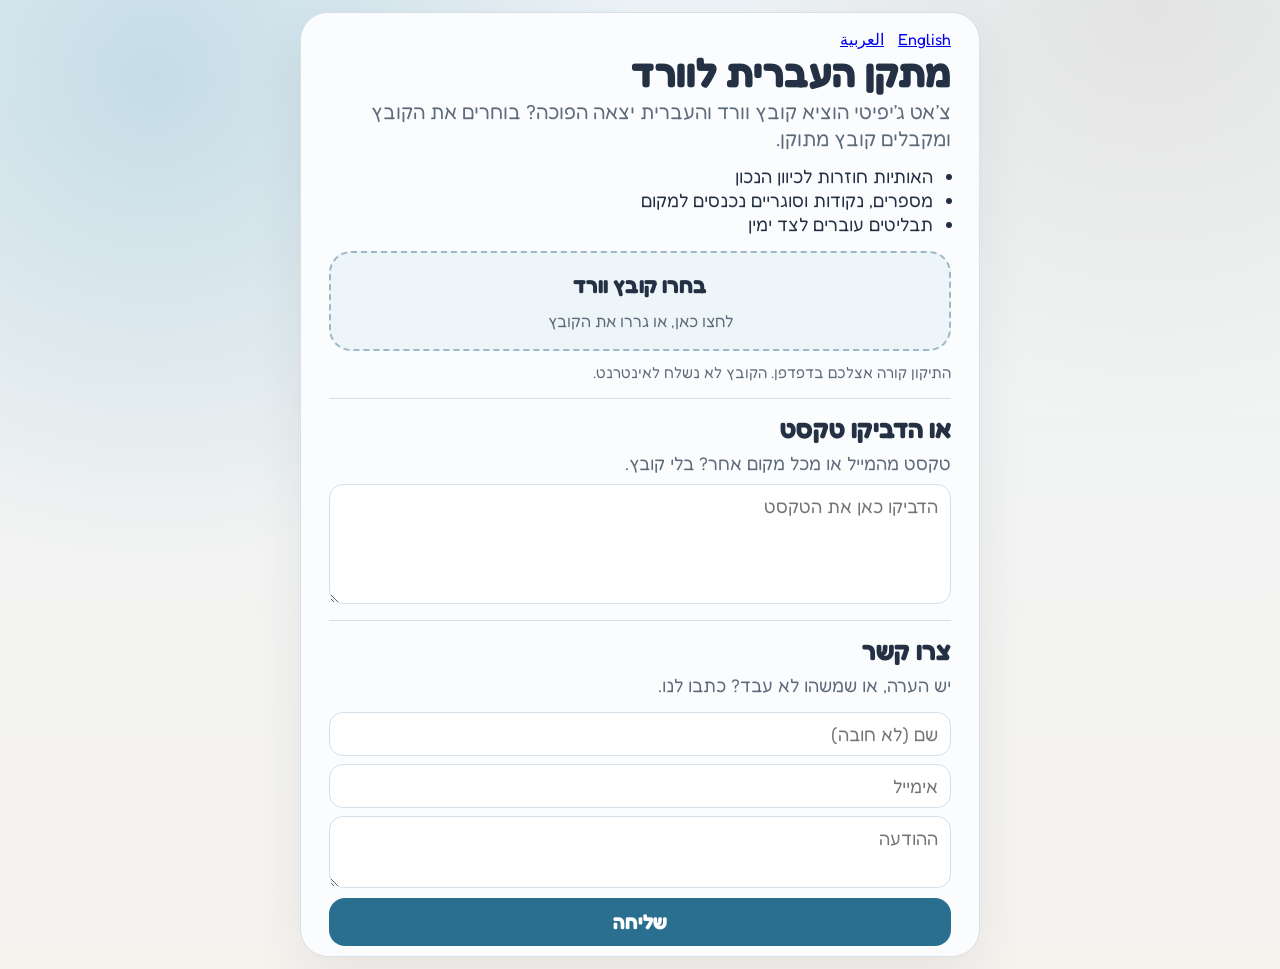
<file: index.html>
<!DOCTYPE html>
<html lang="he" dir="rtl">
<head>
<meta charset="utf-8">
<meta name="viewport" content="width=device-width, initial-scale=1, viewport-fit=cover">
<title>מתקן העברית לוורד</title>
<link rel="preconnect" href="https://fonts.googleapis.com">
<link href="https://fonts.googleapis.com/css2?family=Fredoka:wght@400;500;600;700&display=swap" rel="stylesheet">
<link rel="stylesheet" href="site.css?v=17">
</head>
<body>
<main>
  <div class="top">
    <nav class="langs" aria-label="שפה">
      <a class="lang" href="en/">English</a>
      <a class="lang" href="ar/">العربية</a>
    </nav>
  </div>
  <h1>מתקן העברית לוורד</h1>
  <p class="lede">צ׳אט ג׳יפיטי הוציא קובץ וורד והעברית יצאה הפוכה? בוחרים את הקובץ ומקבלים קובץ מתוקן.</p>
  <ul>
    <li>האותיות חוזרות לכיוון הנכון</li>
    <li>מספרים, נקודות וסוגריים נכנסים למקום</li>
    <li>תבליטים עוברים לצד ימין</li>
  </ul>
  <form id="form">
    <label class="drop" id="drop">
      <strong>בחרו קובץ וורד</strong>
      <span id="chosen">לחצו כאן, או גררו את הקובץ</span>
      <input id="file" type="file" accept=".docx,application/vnd.openxmlformats-officedocument.wordprocessingml.document">
    </label>
    <button id="go" type="submit" disabled>תקנו את הקובץ</button>
  </form>
  <div class="status" id="status" aria-live="polite"></div>
  <p class="note">התיקון קורה אצלכם בדפדפן. הקובץ לא נשלח לאינטרנט.</p>
  <section class="paste">
    <h2>או הדביקו טקסט</h2>
    <p>טקסט מהמייל או מכל מקום אחר? בלי קובץ.</p>
    <textarea id="paste-input" placeholder="הדביקו כאן את הטקסט"></textarea>
    <button id="paste-go" type="button" disabled>תקנו את הטקסט</button>
    <div class="status" id="paste-status" aria-live="polite"></div>
    <div class="pasted" id="paste-out" hidden></div>
    <button id="paste-copy" type="button" hidden>העתיקו את הטקסט המתוקן</button>
  </section>
  <section class="contact">
    <h2>צרו קשר</h2>
    <p>יש הערה, או שמשהו לא עבד? כתבו לנו.</p>
    <form id="contact">
      <div class="fields">
        <input name="name" type="text" autocomplete="name" placeholder="שם (לא חובה)">
        <input name="email" type="email" autocomplete="email" placeholder="אימייל" required>
        <textarea name="message" placeholder="ההודעה" required></textarea>
        <input class="honey" name="company" type="text" tabindex="-1" autocomplete="off">
      </div>
      <button type="submit">שליחה</button>
    </form>
    <div class="status" id="contact-status" aria-live="polite"></div>
  </section>
</main>
<script>
window.PAGE = {
  chooseHint: 'לחצו כאן, או גררו את הקובץ',
  fixing: 'מתקנים את הקובץ...',
  ready: 'הקובץ מוכן.',
  download: 'הורידו את הקובץ המתוקן',
  review: 'יש כמה שורות שכדאי לבדוק בעין:',
  suffix: '-מתוקן.docx',
  sending: 'שולחים...',
  sent: 'ההודעה נשלחה. תודה.',
  sendFailed: 'לא הצלחנו לשלוח. נסו שוב.',
  pasteReady: 'הטקסט מוכן. אפשר להעתיק אותו.',
  copied: 'הטקסט המתוקן הועתק. אפשר להדביק אותו במייל או בוורד.',
  copyFailed: 'לא הצלחנו להעתיק אוטומטית. סמנו את הטקסט והעתיקו ידנית.',
  errors: {
    rejected: 'צריך קובץ וורד חדש, עם הסיומת docx.',
    'too-big': 'הקובץ גדול מדי. אפשר עד 20 מגה.',
    'not-word': 'הקובץ לא נראה כמו קובץ וורד תקין.',
    'not-hebrew': 'כמעט אין עברית או ערבית בקובץ, אז לא שינינו אותו.',
    'not-rtl': 'כמעט אין עברית או ערבית בקובץ, אז לא שינינו אותו.',
    failed: 'לא הצלחנו לתקן את הקובץ. ודאו שזה קובץ וורד רגיל.',
  },
  reasons: {
    lone: 'יש אות עברית בודדת. מילה נחתכה לשתיים, וכדאי לתקן אותה ידנית.',
    trailing: 'השורה נגמרת במספר. יכול להיות שהסדר שלה הפוך.',
    repeated: 'אותו מספר מופיע פעמיים ברצף.',
  },
};
</script>
<script src="vendor/jszip.min.js"></script>
<script src="fix.js?v=12"></script>
<script src="paste.js?v=1"></script>
<script src="stats.js?v=7"></script>
<script src="page.js?v=7"></script>
</body>
</html>
</file>
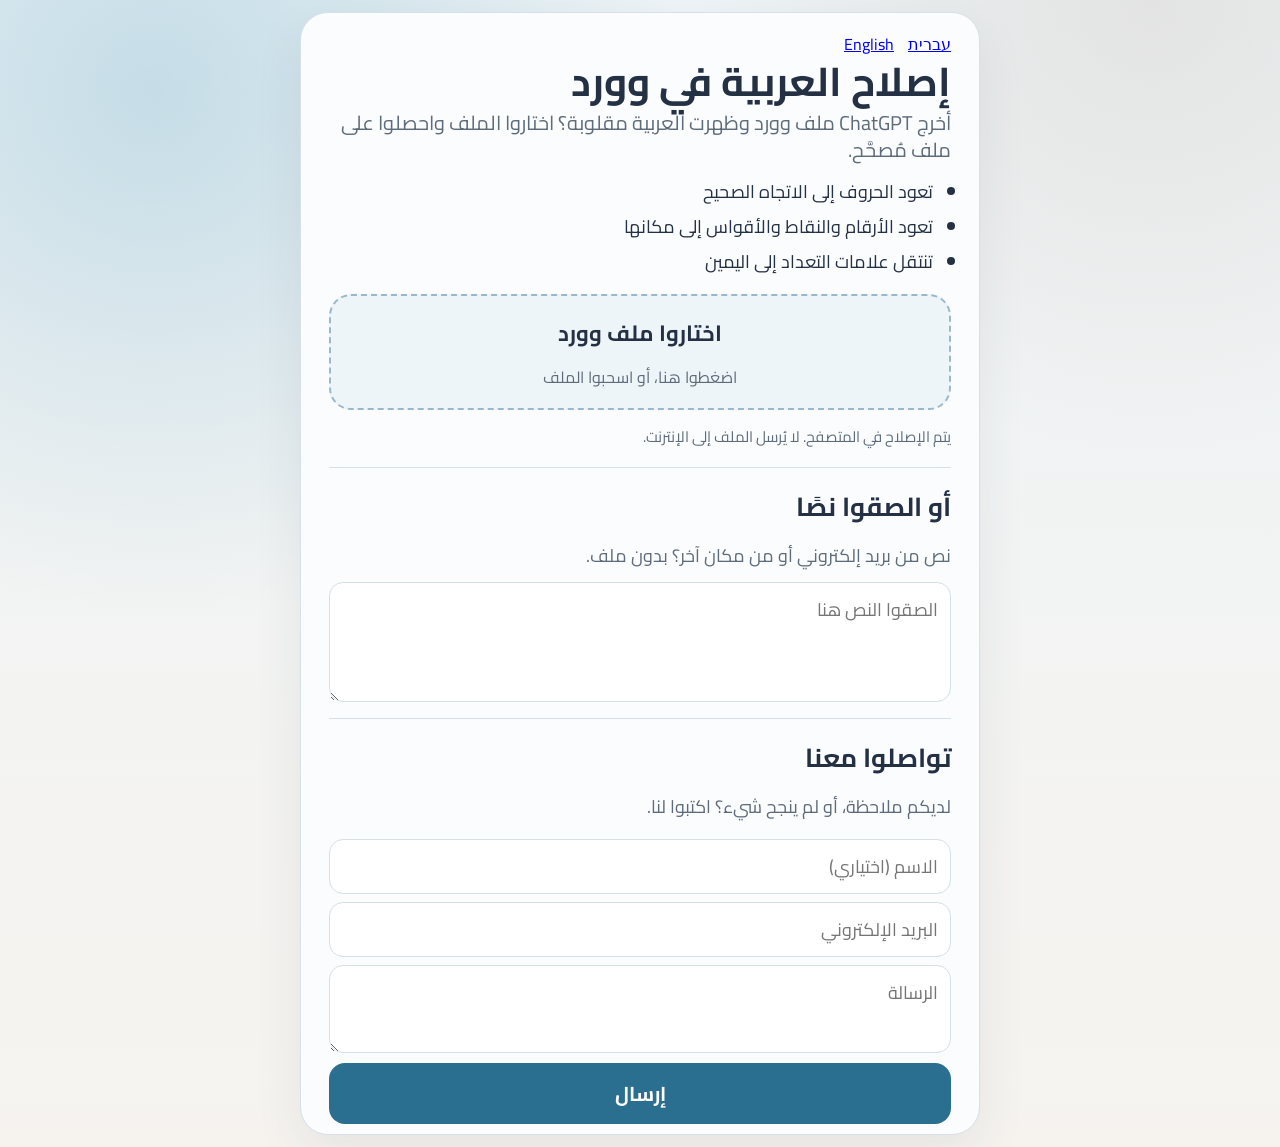
<file: ar/index.html>
<!DOCTYPE html>
<html lang="ar" dir="rtl">
<head>
<meta charset="utf-8">
<meta name="viewport" content="width=device-width, initial-scale=1, viewport-fit=cover">
<title>إصلاح العربية في وورد</title>
<link rel="preconnect" href="https://fonts.googleapis.com">
<link href="https://fonts.googleapis.com/css2?family=Cairo:wght@400;600;700&display=swap" rel="stylesheet">
<link rel="stylesheet" href="../site.css?v=17">
</head>
<body>
<main>
  <div class="top">
    <nav class="langs" aria-label="اللغة">
      <a class="lang" href="../">עברית</a>
      <a class="lang" href="../en/">English</a>
    </nav>
  </div>
  <h1>إصلاح العربية في وورد</h1>
  <p class="lede">أخرج ChatGPT ملف وورد وظهرت العربية مقلوبة؟ اختاروا الملف واحصلوا على ملف مُصحَّح.</p>
  <ul>
    <li>تعود الحروف إلى الاتجاه الصحيح</li>
    <li>تعود الأرقام والنقاط والأقواس إلى مكانها</li>
    <li>تنتقل علامات التعداد إلى اليمين</li>
  </ul>
  <form id="form">
    <label class="drop" id="drop">
      <strong>اختاروا ملف وورد</strong>
      <span id="chosen">اضغطوا هنا، أو اسحبوا الملف</span>
      <input id="file" type="file" accept=".docx,application/vnd.openxmlformats-officedocument.wordprocessingml.document">
    </label>
    <button id="go" type="submit" disabled>أصلحوا الملف</button>
  </form>
  <div class="status" id="status" aria-live="polite"></div>
  <p class="note">يتم الإصلاح في المتصفح. لا يُرسل الملف إلى الإنترنت.</p>
  <section class="paste">
    <h2>أو الصقوا نصًا</h2>
    <p>نص من بريد إلكتروني أو من مكان آخر؟ بدون ملف.</p>
    <textarea id="paste-input" placeholder="الصقوا النص هنا"></textarea>
    <button id="paste-go" type="button" disabled>أصلحوا النص</button>
    <div class="status" id="paste-status" aria-live="polite"></div>
    <div class="pasted" id="paste-out" hidden></div>
    <button id="paste-copy" type="button" hidden>انسخوا النص المُصحَّح</button>
  </section>
  <section class="contact">
    <h2>تواصلوا معنا</h2>
    <p>لديكم ملاحظة، أو لم ينجح شيء؟ اكتبوا لنا.</p>
    <form id="contact">
      <div class="fields">
        <input name="name" type="text" autocomplete="name" placeholder="الاسم (اختياري)">
        <input name="email" type="email" autocomplete="email" placeholder="البريد الإلكتروني" required>
        <textarea name="message" placeholder="الرسالة" required></textarea>
        <input class="honey" name="company" type="text" tabindex="-1" autocomplete="off">
      </div>
      <button type="submit">إرسال</button>
    </form>
    <div class="status" id="contact-status" aria-live="polite"></div>
  </section>
</main>
<script>
window.PAGE = {
  chooseHint: 'اضغطوا هنا، أو اسحبوا الملف',
  fixing: 'نصلح الملف...',
  ready: 'الملف جاهز.',
  download: 'نزّلوا الملف المُصحَّح',
  review: 'هناك أسطر تستحق المراجعة:',
  suffix: '-مصحح.docx',
  sending: 'جارٍ الإرسال...',
  sent: 'أُرسلت الرسالة. شكرًا لكم.',
  sendFailed: 'تعذر الإرسال. حاولوا مرة أخرى.',
  pasteReady: 'النص جاهز. يمكنكم نسخه.',
  copied: 'تم نسخ النص المُصحَّح. يمكنكم لصقه في البريد أو في وورد.',
  copyFailed: 'تعذر النسخ تلقائيًا. حدّدوا النص وانسخوه يدويًا.',
  errors: {
    rejected: 'يلزم ملف وورد حديث بامتداد docx.',
    'too-big': 'الملف كبير جدًا. الحد الأقصى 20 ميغابايت.',
    'not-word': 'لا يبدو هذا الملف ملف وورد صالحًا.',
    'not-rtl': 'لا يحتوي الملف على عربية أو عبرية كافية، لذلك لم نغيّره.',
    failed: 'تعذر إصلاح الملف. تأكدوا أنه ملف وورد عادي.',
  },
  reasons: {
    lone: 'يوجد حرف عبري منفرد. ربما انقسمت كلمة، ويُستحسن تصحيحها يدويًا.',
    trailing: 'ينتهي السطر برقم. قد يكون ترتيبه معكوسًا.',
    repeated: 'يظهر الرقم نفسه مرتين متتاليتين.',
  },
};
</script>
<script src="../vendor/jszip.min.js"></script>
<script src="../fix.js?v=12"></script>
<script src="../paste.js?v=1"></script>
<script src="../stats.js?v=7"></script>
<script src="../page.js?v=7"></script>
</body>
</html>
</file>
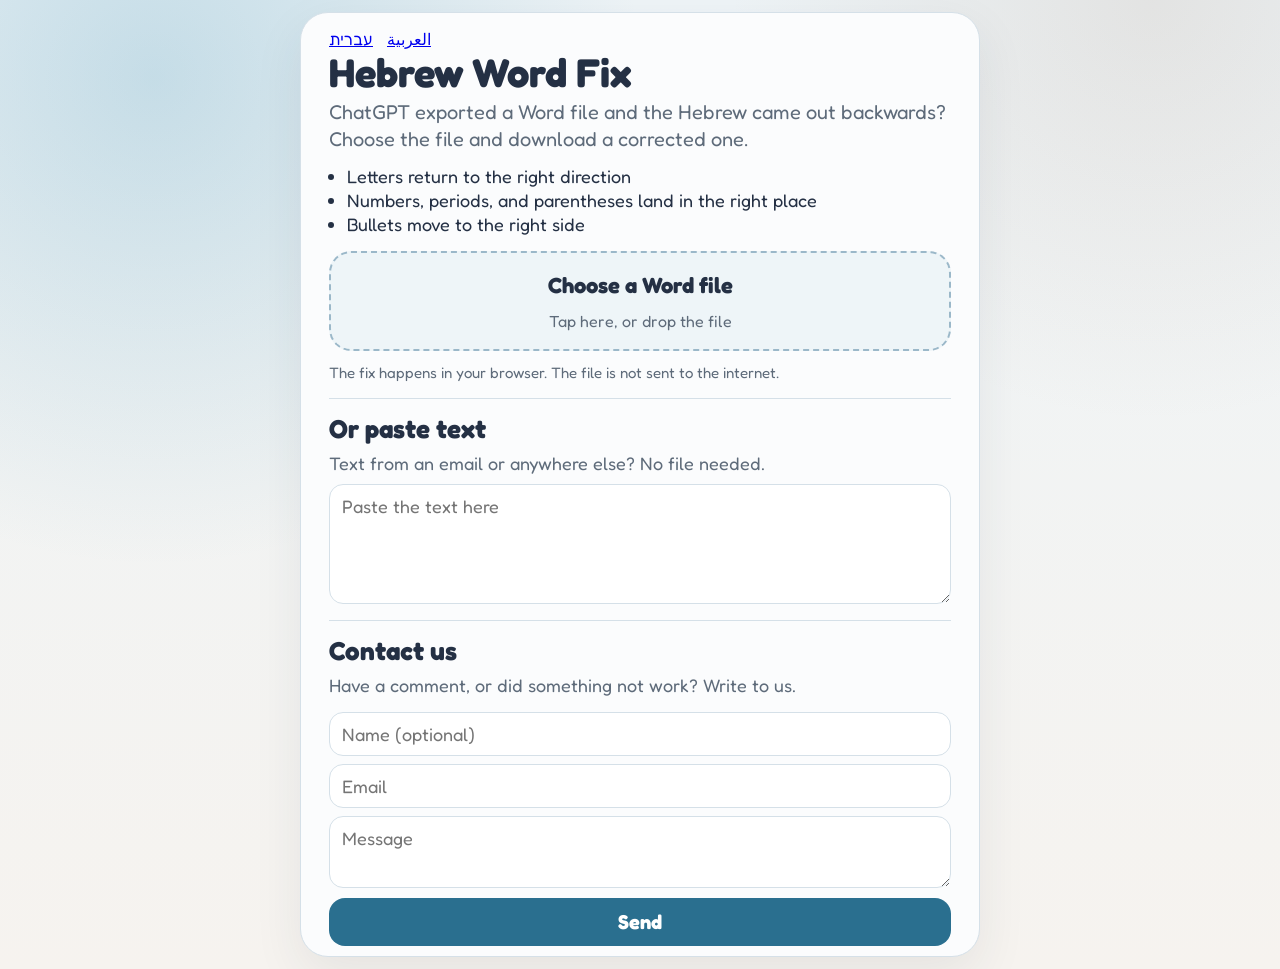
<file: en/index.html>
<!DOCTYPE html>
<html lang="en" dir="ltr">
<head>
<meta charset="utf-8">
<meta name="viewport" content="width=device-width, initial-scale=1, viewport-fit=cover">
<title>Hebrew Word Fix</title>
<link rel="preconnect" href="https://fonts.googleapis.com">
<link href="https://fonts.googleapis.com/css2?family=Fredoka:wght@400;500;600;700&display=swap" rel="stylesheet">
<link rel="stylesheet" href="../site.css?v=17">
</head>
<body>
<main>
  <div class="top">
    <nav class="langs" aria-label="Language">
      <a class="lang" href="../">עברית</a>
      <a class="lang" href="../ar/">العربية</a>
    </nav>
  </div>
  <h1>Hebrew Word Fix</h1>
  <p class="lede">ChatGPT exported a Word file and the Hebrew came out backwards? Choose the file and download a corrected one.</p>
  <ul>
    <li>Letters return to the right direction</li>
    <li>Numbers, periods, and parentheses land in the right place</li>
    <li>Bullets move to the right side</li>
  </ul>
  <form id="form">
    <label class="drop" id="drop">
      <strong>Choose a Word file</strong>
      <span id="chosen">Tap here, or drop the file</span>
      <input id="file" type="file" accept=".docx,application/vnd.openxmlformats-officedocument.wordprocessingml.document">
    </label>
    <button id="go" type="submit" disabled>Fix the file</button>
  </form>
  <div class="status" id="status" aria-live="polite"></div>
  <p class="note">The fix happens in your browser. The file is not sent to the internet.</p>
  <section class="paste">
    <h2>Or paste text</h2>
    <p>Text from an email or anywhere else? No file needed.</p>
    <textarea id="paste-input" placeholder="Paste the text here"></textarea>
    <button id="paste-go" type="button" disabled>Fix the text</button>
    <div class="status" id="paste-status" aria-live="polite"></div>
    <div class="pasted" id="paste-out" hidden></div>
    <button id="paste-copy" type="button" hidden>Copy the corrected text</button>
  </section>
  <section class="contact">
    <h2>Contact us</h2>
    <p>Have a comment, or did something not work? Write to us.</p>
    <form id="contact">
      <div class="fields">
        <input name="name" type="text" autocomplete="name" placeholder="Name (optional)">
        <input name="email" type="email" autocomplete="email" placeholder="Email" required>
        <textarea name="message" placeholder="Message" required></textarea>
        <input class="honey" name="company" type="text" tabindex="-1" autocomplete="off">
      </div>
      <button type="submit">Send</button>
    </form>
    <div class="status" id="contact-status" aria-live="polite"></div>
  </section>
</main>
<script>
window.PAGE = {
  chooseHint: 'Tap here, or drop the file',
  fixing: 'Fixing the file...',
  ready: 'The file is ready.',
  download: 'Download the corrected file',
  review: 'A few lines are worth checking by eye:',
  suffix: '-fixed.docx',
  sending: 'Sending...',
  sent: 'Message sent. Thank you.',
  sendFailed: 'We could not send it. Please try again.',
  pasteReady: 'The text is ready. You can copy it.',
  copied: 'The corrected text is copied. Paste it into email or Word.',
  copyFailed: 'We could not copy it automatically. Select the text and copy it by hand.',
  errors: {
    rejected: 'Choose a newer Word file, with the docx extension.',
    'too-big': 'The file is too large. The limit is 20 MB.',
    'not-word': 'This does not look like a valid Word file.',
    'not-hebrew': 'The file has almost no Hebrew or Arabic, so nothing was changed.',
    'not-rtl': 'The file has almost no Hebrew or Arabic, so nothing was changed.',
    failed: 'We could not fix this file. Make sure it is a normal Word file.',
  },
  reasons: {
    lone: 'A single Hebrew letter stands alone. A word was split, so check it by hand.',
    trailing: 'The line ends with a number. Its order may be reversed.',
    repeated: 'The same number appears twice in a row.',
  },
};
</script>
<script src="../vendor/jszip.min.js"></script>
<script src="../fix.js?v=12"></script>
<script src="../paste.js?v=1"></script>
<script src="../stats.js?v=7"></script>
<script src="../page.js?v=7"></script>
</body>
</html>
</file>
<file: site.css>
:root {
  --ink: #243044;
  --muted: #5e6b7a;
  --line: #d5e0e8;
  --blue: #2a6f8f;
  --blue-soft: #eef5f8;
  --paper: #fbfcfd;
  --font: Fredoka, "Segoe UI", Arial, sans-serif;
}
* { box-sizing: border-box; }
html { -webkit-text-size-adjust: 100%; }
html[lang="ar"] { --font: Cairo, "Segoe UI", Arial, sans-serif; }
body {
  margin: 0;
  min-height: 100vh;
  color: var(--ink);
  font-family: var(--font);
  background:
    radial-gradient(circle at 12% 8%, rgba(90, 160, 190, .28), transparent 34%),
    radial-gradient(circle at 90% 0%, rgba(168, 140, 120, .16), transparent 28%),
    linear-gradient(180deg, #eef4f7, #f6f3ef);
}
main {
  width: min(680px, calc(100% - 32px));
  margin: 0 auto;
  padding: 16px 28px 10px;
  background: var(--paper);
  border: 1px solid var(--line);
  border-radius: 28px;
  box-shadow: 0 18px 50px rgba(36, 48, 68, .08);
}
.top {
  display: flex;
  justify-content: space-between;
  align-items: baseline;
  gap: 12px;
}
.langs { display: flex; gap: 14px; align-items: baseline; }
  display: inline-block;
  margin-bottom: 8px;
  color: var(--blue);
  font-size: 16px;
  font-weight: 600;
  text-decoration: none;
}
h1, .lede, .drop span, .note { text-wrap: balance; }
h1 { margin: 0 0 4px; font-size: 40px; line-height: 1.15; }
.lede { margin: 0; color: var(--muted); font-size: 20px; line-height: 1.35; }
ul { margin: 12px 0 0; padding: 0 18px 0 0; font-size: 18px; }
[dir="ltr"] ul { padding: 0 0 0 18px; }
li { margin: 2px 0; }
form { margin-top: 16px; }
.drop {
  display: grid;
  place-items: center;
  gap: 8px;
  min-height: 100px;
  padding: 16px;
  border: 2px dashed #9bb8c9;
  border-radius: 22px;
  background: var(--blue-soft);
  text-align: center;
  cursor: pointer;
}
.drop.over { border-color: var(--blue); background: #fff; }
.drop strong { font-size: 22px; }
.drop span { color: var(--muted); font-size: 16px; }
#file, .honey {
  position: absolute;
  width: 1px;
  min-width: 0;
  max-width: 1px;
  height: 1px;
  margin: -1px;
  padding: 0;
  overflow: hidden;
  clip: rect(0, 0, 0, 0);
  clip-path: inset(50%);
  white-space: nowrap;
  border: 0;
}
button {
  margin-top: 10px;
  width: 100%;
  border: 0;
  border-radius: 16px;
  padding: 12px 16px;
  background: var(--blue);
  color: white;
  font: 700 20px var(--font);
  cursor: pointer;
}
#go:disabled { display: none; }
button:disabled { cursor: wait; opacity: .7; }
.status, .warnings { margin-top: 14px; font-size: 18px; }
.status:empty { margin-top: 0; }
.warnings { padding: 14px 16px; border-radius: 16px; background: var(--blue-soft); }
.warnings p { margin: 8px 0; }
a.download {
  display: block;
  margin-top: 16px;
  padding: 16px 18px;
  border-radius: 16px;
  background: var(--blue);
  color: white;
  font-size: 20px;
  font-weight: 700;
  text-align: center;
  text-decoration: none;
}
.note { margin: 12px 0 0; color: var(--muted); font-size: 15px; }
.error { color: #9a3412; }
.contact {
  margin-top: 16px;
  padding-top: 14px;
  border-top: 1px solid var(--line);
}
.contact h2 { margin: 0; font-size: 26px; }
.contact p { margin: 8px 0 0; color: var(--muted); font-size: 18px; }
.fields { display: grid; gap: 8px; }
.fields input, .fields textarea {
  width: 100%;
  border: 1px solid var(--line);
  border-radius: 14px;
  padding: 10px 12px;
  background: white;
  color: var(--ink);
  font: 18px var(--font);
}
.fields textarea { min-height: 72px; resize: vertical; }
.paste {
  margin-top: 16px;
  padding-top: 14px;
  border-top: 1px solid var(--line);
}
.paste h2 { margin: 0; font-size: 26px; }
.paste > p { margin: 8px 0 0; color: var(--muted); font-size: 18px; }
.paste textarea {
  display: block;
  width: 100%;
  min-height: 120px;
  margin-top: 10px;
  border: 1px solid var(--line);
  border-radius: 14px;
  padding: 10px 12px;
  background: white;
  color: var(--ink);
  font: 18px var(--font);
  resize: vertical;
}
.pasted {
  margin-top: 14px;
  padding: 14px 16px;
  border: 1px solid var(--line);
  border-radius: 16px;
  background: white;
  font-size: 18px;
  line-height: 1.5;
  overflow-wrap: anywhere;
}
#paste-copy { margin-top: 10px; }
#paste-go:disabled { display: none; }
@media (min-width: 641px) {
  body { padding: 12px 0; }
}
@media (max-width: 640px) {
  body { background-attachment: scroll; }
  main {
    width: auto;
    margin: 0;
    min-height: 100vh;
    padding: 16px 16px calc(20px + env(safe-area-inset-bottom));
    border: 0;
    border-radius: 0;
    box-shadow: none;
  }
  h1 { font-size: 30px; }
  .lede, ul, .status, .warnings, .contact p, .note { font-size: 16px; }
  ul { margin-top: 10px; }
  form { margin-top: 14px; }
  .drop { min-height: 96px; padding: 12px; }
  .drop strong, button, a.download { font-size: 18px; }
  button, a.download { padding: 12px 14px; }
  .contact { margin-top: 14px; }
  .contact h2 { font-size: 22px; }
  .fields input, .fields textarea { font-size: 16px; }
  .fields textarea { min-height: 72px; }
}
</file>
